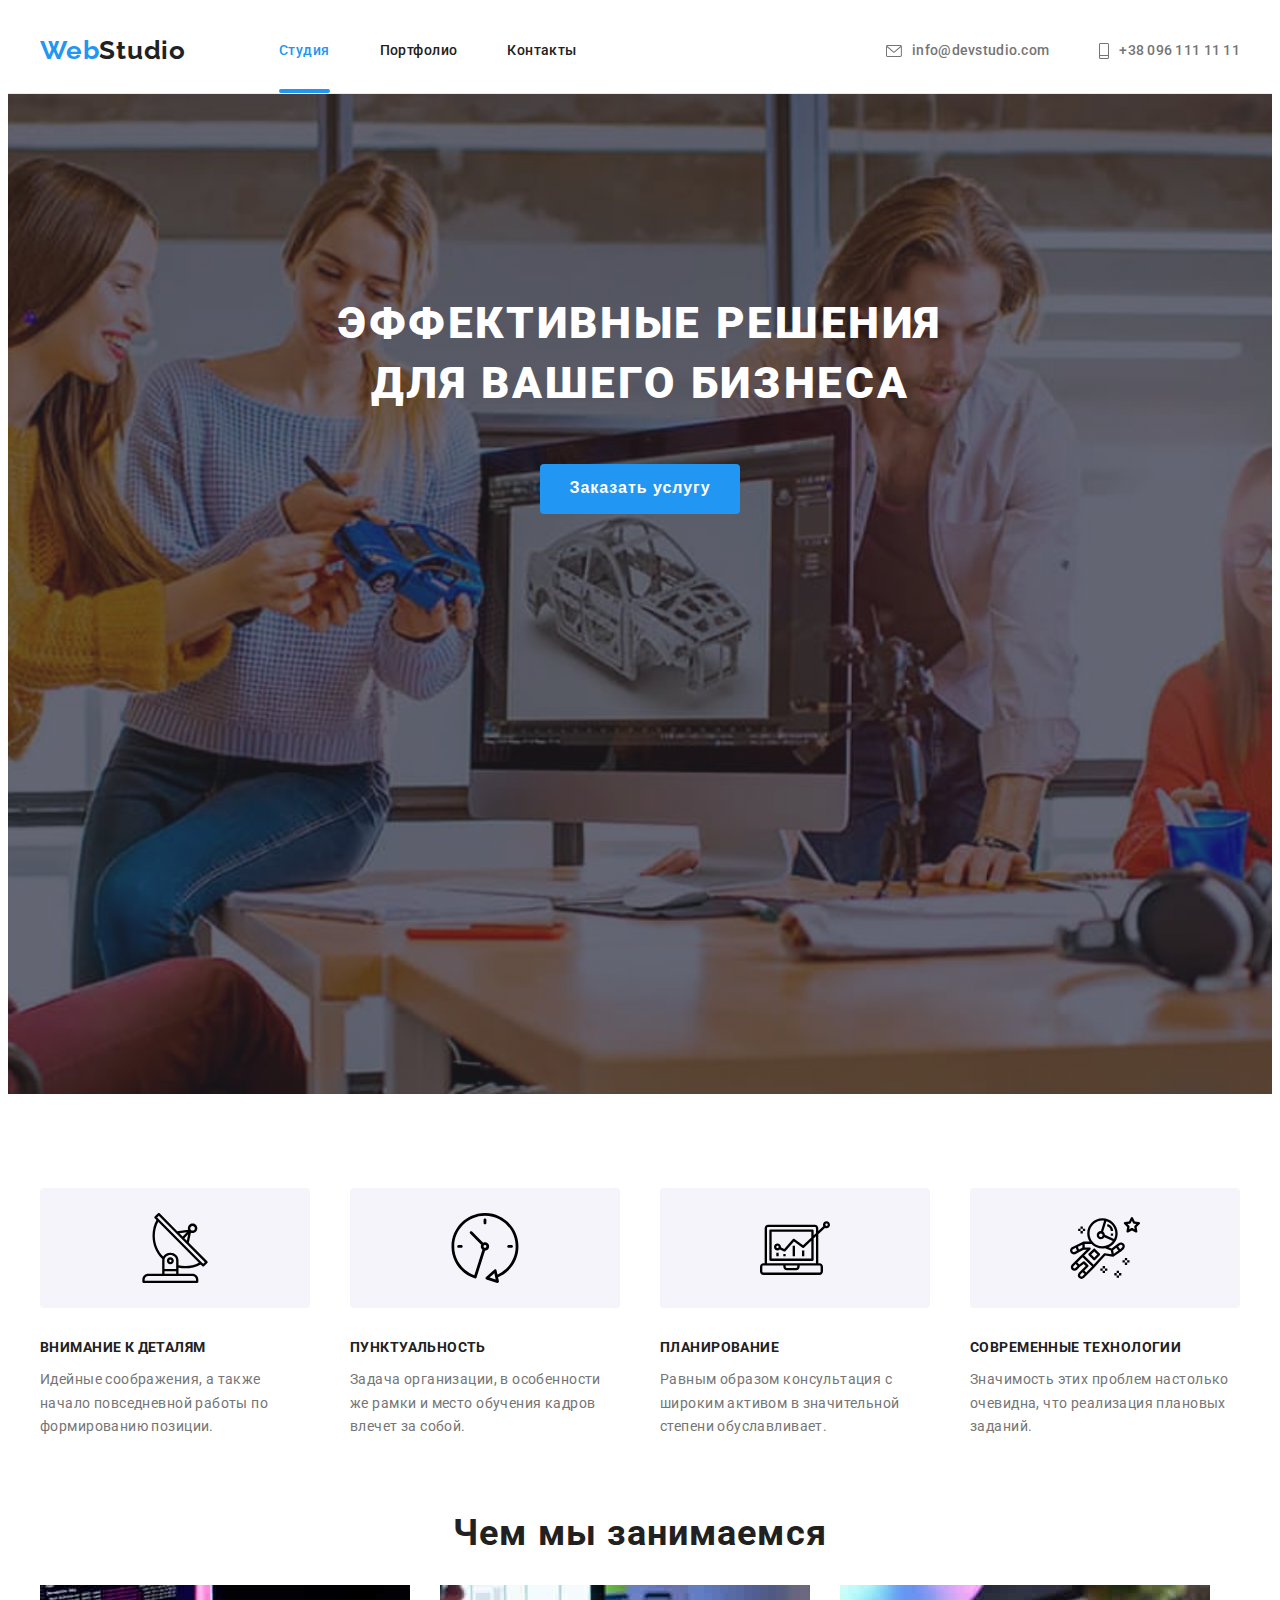
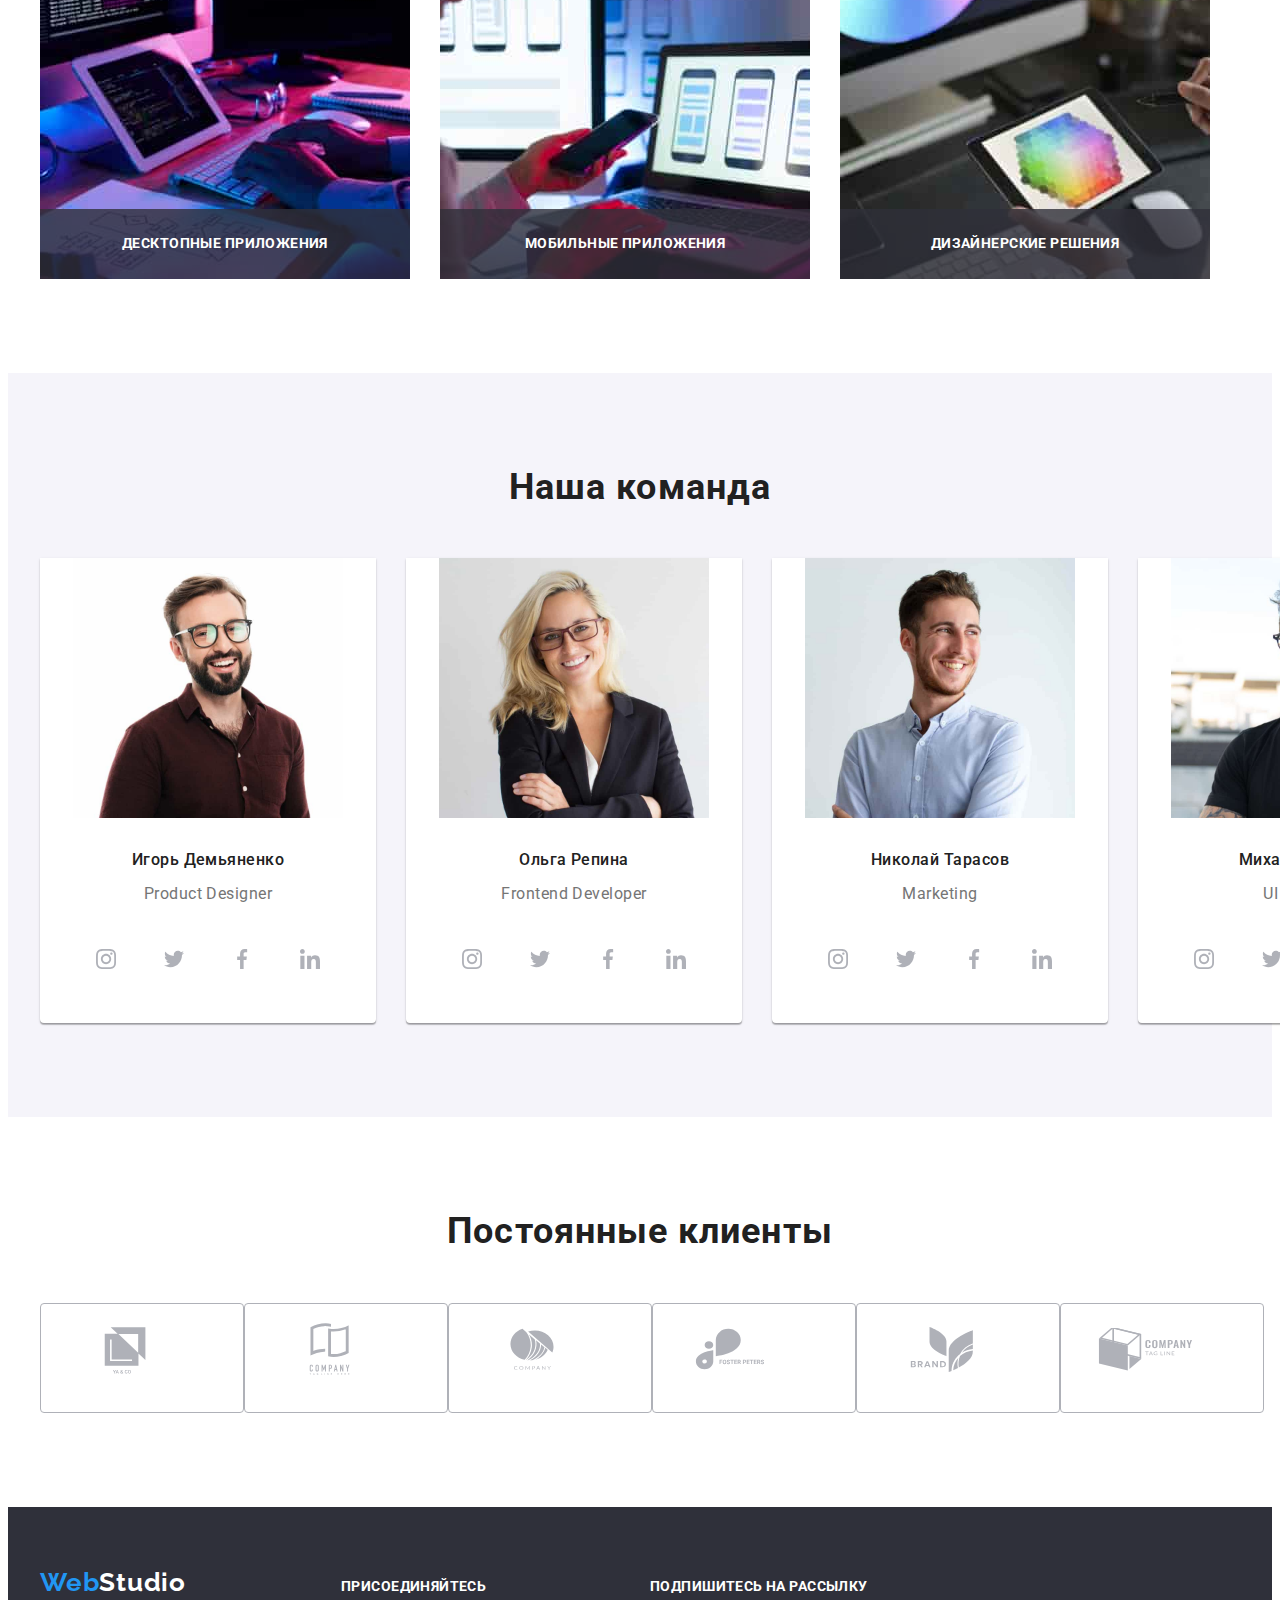
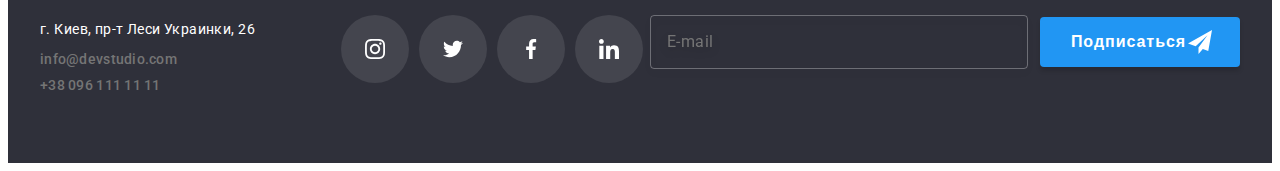
<file: index.html>
<!DOCTYPE html>
<html lang="ru">
<head>
    <meta charset="UTF-8">
    <meta http-equiv="X-UA-Compatible" content="IE=edge">
    <meta name="viewport" content="width=device-width, initial-scale=1.0">    
    <link rel="preconnect" href="https://fonts.googleapis.com">
    <link rel="preconnect" href="https://fonts.gstatic.com" crossorigin>
    <link href="https://fonts.googleapis.com/css2?family=Raleway:wght@700&family=Roboto:wght@400;500;700;900&display=swap"
          rel="stylesheet">    
    <link rel="stylesheet" href="https://cdnjs.cloudflare.com/ajax/libs/modern-normalize/1.1.0/modern-normalize.min.css"
      integrity="sha512-wpPYUAdjBVSE4KJnH1VR1HeZfpl1ub8YT/NKx4PuQ5NmX2tKuGu6U/JRp5y+Y8XG2tV+wKQpNHVUX03MfMFn9Q=="
      crossorigin="anonymous" referrerpolicy="no-referrer"/>
    <link rel="stylesheet" href="./css/main.min.css">
    
   
    <title>goit-markup-hw-07</title>
</head>
<body>
                               <!-- /* навигация */ -->
  <header class="header">
    <div class="container header__contact-heder-nav">
      <nav class="header__main-nav">
      <a href="./index.html" class="header__logo-link">Web<span class="header__logo-color">Studio</span></a> 
        
      <ul class="header__site-nav">
         <li class="header__item">
             <a href="./index.html" class="header__link header__link--current">Студия</a>
        </li>
         <li class="header__item">
             <a href="./portfolio.html" class="header__link">Портфолио</a>
         </li>
         <li class="header__item">
             <a href="#" class="header__link">Контакты</a>
         </li>
     </ul>
    </nav>
    <ul class="header__contact-site">
      <li class="header__item">
        <a href="mailto:info@devstudio.com" class="header__contact-link" >
          <svg class="header__icon-mail">
            <use href="./images-svg/icon-svg/sprite.svg#icon-email"></use>
          </svg> info@devstudio.com</a>
      </li>
      <li class="header__item">
        <a href="tel:+380961111111" class="header__contact-link"><svg class="header__icon-phone">
          <use href="./images-svg/icon-svg/sprite.svg#icon-phone"></use>
        </svg>+38 096 111 11 11</a>
      </li>
    </ul>
    </div>
  </header>

  <main>         
                       <!-- герой-шапка сайта-->
<section class="section hero">  
  <div class="container">
      <h1 class="hero__title">Эффективные решения для вашего бизнеса</h1>
      <button  type="button" class="hero__button button" data-modal-open>Заказать услугу</button> 
      <div class="backdrop is-hidden" data-modal>   
        <div class="modal">
          <button  class="modal__button-close" data-modal-close>
           <svg class="modal__icon-close" width="18" height="18">
             <use href="./images-svg/icon-svg/sprite.svg#icon-close">
             </use>
           </svg>
          </button>  
                             <!--модалка-->
          
             <p class="modal__title">Оставьте свои данные, мы вам перезвоним</p>
           <form class="form" name="main-form" autocomplete="on" novalidate >
             <div class="form__modal">
               <label class="form__modal-lable" for="user-name">Имя</label>
               <div class="form__modal-inner">
                <input class="form__modal-input" id="user-name" type="text" name="user-name" placeholder="">
               <svg class="form__modal-icon" aria-hidden="true">
                <use href="./images-svg/icon-svg/sprite.svg#icon-user-name"></use>
               </svg>
               </div>
             </div>
             <div class="form__modal">
              <label class="form__modal-lable" for="user-tel">Телефон</label>
              <div class="form__modal-inner">
              <input class="form__modal-input" id="user-tel" type="tel" name="user-tel" placeholder="">
               <svg class="form__modal-icon" aria-hidden="true">
                <use href="./images-svg/icon-svg/sprite.svg#icon-user-tel"></use>
              </svg>
             </div>
            </div>
            <div class="form__modal">
              <label class="form__modal-lable" for="user-email">Почта</label>
              <div class="form__modal-inner">
              <input class="form__modal-input" id="user-email" type="email" name="user-email" placeholder="">
              <svg class="form__modal-icon" aria-hidden="true">
                <use href="./images-svg/icon-svg/sprite.svg#icon-user-email"></use>
               </svg>
              </div>
              </div>
              <div class="form__modal">
               <div class="form__modal-inner"> 
                 <label class="form__modal-lable" for="user-coment">Комментарий</label>
                 <textarea class="form__modal-input form__modal-input-textarea" name="user-coment" id="user-coment" rows="10" placeholder="Введите текст"></textarea>
             </div>
            </div>
            <div class="form__modal checkbox">
              <label class="checkbox__lable" for="checkbox">Соглашаюсь с рассылкой и принимаю 
                <a class="form__modal-lable-text" href="#">Условия договора</a>
             
              <input class="checkbox__input visually-hidden" id="checkbox" type="checkbox" name="checkbox" >
              <svg class="checkbox__icon " aria-hidden="true" width="16" height="15">
                <use href="./images-svg/icon-svg/sprite.svg#icon-square"></use>
               </svg>
               <svg class="checkbox__icon checkbox__icon-check" aria-hidden="true" width="16" height="15">
                <use href="./images-svg/icon-svg/sprite.svg#icon-check"></use>
               </svg>
              </label>
              </div>
              <button class="form__modal-button button" type="submit">Отправить</button>
           </form>
        </div>
      </div>
     </div>
</section>
                <!-- /* Преймущество */ -->
<section  class="section advantage">
  <div class="container">
      <h2 class="advantage__title">Преимущество</h2>
     <ul class="advantage__list">
      <li class="features">
        <div class="features__item">
        <svg class="features__icon" width="70" height="70" >
          <use href="./images-svg/icon-svg/sprite.svg#icon-1"  ></use>
        </svg>
      </div>
        <h3 class="features__title">Внимание к деталям</h3>
        <p class="features__text">Идейные соображения, а также начало повседневной работы по формированию позиции.</p>
      </li>
      <li class="item features">
        <div class="features__item">
          <svg class="features__icon" width="70" height="70" >
            <use href="./images-svg/icon-svg/sprite.svg#icon-2"></use>
          </svg>
        </div>
        <h3 class="features__title">Пунктуальность</h3>
        <p class="features__text">Задача организации, в особенности же рамки и место обучения кадров влечет за собой.</p>
      </li>
      <li class="item features">
        <div class="features__item">
          <svg class="features__icon" width="70" height="70">
            <use href="./images-svg/icon-svg/sprite.svg#icon-3"></use>
          </svg>
        </div>
        <h3 class="features__title">Планирование</h3>
        <p class="features__text">Равным образом консультация с широким активом в значительной степени обуславливает.</p>
    </li>   
      <li class="item features">
        <div class="features__item">
          <svg class="features__icon"  width="70" height="70">
            <use href="./images-svg/icon-svg/sprite.svg#icon-4" ></use>
          </svg>
        </div>
        <h3 class="features__title">Современные технологии</h3>
        <p class="features__text">Значимость этих проблем настолько очевидна, что реализация плановых заданий.</p>
      </li>
     </ul>
      </div>
     </section>
    
                      <!-- - /* Чем мы занимаемся */ -->
     <section class="section work">
      <div class="container">
        <h2 class="work__title">Чем мы занимаемся</h2>
      <ul class="work__list">
           <li class="work__images">
            <div class="work__desktop">
               <img  src="./images-svg/images-main_page/img1.jpg" width="370" alt="Планирование">
                <p class="work__text">Десктопные приложения</p>
            </div>
          </li>
           <li class="work__images">
             <div  class="work__desktop">
              <img src="./images-svg/images-main_page/img2.jpg" width="370" alt="Внимание к деталям">
               <p class="work__text">Мобильные приложения</p>
            </div>
          </li>
           <li class="work__images">
             <div class="work__desktop">
             <img src="./images-svg/images-main_page/img3.jpg" width="370" alt="Современные технологии">
             <p class="work__text">Дизайнерские решения</p>
             </div>
          </li>
       </ul>
      </div>
     </section>
                      <!-- наша команда -->
     <section class="section team">
        <div class="container">                
       <h2 class="section__title">Наша команда</h2>
    <ul class="team__list">
       <li class="team__border">
         <img class="team__img" src="./images-svg/images-main_page/IgorDemyanenko.jpg" width="270" alt="Product Designer">
         <h3 class="team__title">Игорь Демьяненко </h3>
         <p class="team__text">Product Designer</p>
         <ul class="team__social"> 
         <li class="social">
          <a class="social__link" href="#">
            <div class="social__item">
            <svg class="social__icon" width="20" height="20" aria-label="Instagram">
              <use href="images-svg/icon-svg/sprite.svg#instagram"></use>
            </svg>
          </div>
          </a>
        </li>
        <li class="social">
          <a class="social__link" href="#">
            <div class="social__item">
            <svg class="social__icon" width="20" height="20"  aria-label="Twitter">
              <use href="images-svg/icon-svg/sprite.svg#twiter"></use>
            </svg>
          </div>
          </a>
        </li>
        <li class="social">
          <a class="social__link" href="#">
            <div class="social__item">
            <svg class="social__icon" width="20" height="20" aria-label="Facebook">
              <use href="images-svg/icon-svg/sprite.svg#facebook"></use>
            </svg>
          </div>
          </a>
        </li>
        <li class="social">
          <a class="social__link" href="#">
            <div class="social__item">
            <svg class="social__icon" width="20" height="20" aria-label="LinkedIn">
              <use href="images-svg/icon-svg/sprite.svg#linkedin"></use>
            </svg>
          </div>
          </a>
        </li>
       </ul>
       <li class="team__border">
         <img class="team__img" src="./images-svg/images-main_page/OlgaRepa.jpg" width="270" alt="Frontend Developer">
         <h3 class="team__title">Ольга Репина</h3>
         <p class="team__text">Frontend Developer</p>
         <ul class="team__social"> 
          <li class="social">
            <a class="social__link" href="#">
              <div class="social__item">
              <svg class="social__icon" width="20" height="20" aria-label="Instagram">
                <use href="images-svg/icon-svg/sprite.svg#instagram"></use>
              </svg>
            </div>
            </a>
          </li>
          <li class="social">
            <a class="social__link" href="#">
              <div class="social__item">
              <svg class="social__icon" width="20" height="20"  aria-label="Twitter">
                <use href="images-svg/icon-svg/sprite.svg#twiter"></use>
              </svg>
            </div>
            </a>
          </li>
          <li class="social">
            <a class="social__link" href="#">
              <div class="social__item">
              <svg class="social__icon" width="20" height="20" aria-label="Facebook">
                <use href="images-svg/icon-svg/sprite.svg#facebook"></use>
              </svg>
            </div>
            </a>
          </li>
          <li class="social">
            <a class="social__link" href="#">
              <div class="social__item">
              <svg class="social__icon" width="20" height="20" aria-label="LinkedIn">
                <use href="images-svg/icon-svg/sprite.svg#linkedin"></use>
              </svg>
            </div>
            </a>
          </li>
        </ul>
       </li>
       <li class="team__border">
         <img class="team__img" src="./images-svg/images-main_page/MukolaTarasiv.jpg" width="270" alt="Marketing">
         <h3 class="team__title">Hиколай Тарасов </h3>
         <p class="team__text">Marketing</p>
         <ul class="team__social"> 
          <li class="social">
            <a class="social__link" href="#">
              <div class="social__item">
              <svg class="social__icon" width="20" height="20" aria-label="Instagram">
                <use href="images-svg/icon-svg/sprite.svg#instagram"></use>
              </svg>
            </div>
            </a>
          </li>
          <li class="social">
            <a class="social__link" href="#">
              <div class="social__item">
              <svg class="social__icon" width="20" height="20"  aria-label="Twitter">
                <use href="images-svg/icon-svg/sprite.svg#twiter"></use>
              </svg>
            </div>
            </a>
          </li>
          <li class="social">
            <a class="social__link" href="#">
              <div class="social__item">
              <svg class="social__icon" width="20" height="20" aria-label="Facebook">
                <use href="images-svg/icon-svg/sprite.svg#facebook"></use>
              </svg>
            </div>
            </a>
          </li>
          <li class="social">
            <a class="social__link" href="#">
              <div class="social__item">
              <svg class="social__icon" width="20" height="20" aria-label="LinkedIn">
                <use href="images-svg/icon-svg/sprite.svg#linkedin"></use>
              </svg>
            </div>
            </a>
          </li>
        </ul>
       </li>
       <li class="team__border">
         <img class="team__img" src="./images-svg/images-main_page/MuhailoJarmakov.jpg" width="270" alt="UI Designer">
         <h3 class="team__title"> Михаил Ермаков </h3>
          <p class="team__text">UI Designer</p>
          <ul class="team__social"> 
            <li class="social">
              <a class="social__link" href="#">
                <div class="social__item">
                <svg class="social__icon" width="20" height="20" aria-label="Instagram">
                  <use href="images-svg/icon-svg/sprite.svg#instagram"></use>
                </svg>
              </div>
              </a>
            </li>
            <li class="social">
              <a class="social__link" href="#">
                <div class="social__item">
                <svg class="social__icon" width="20" height="20"  aria-label="Twitter">
                  <use href="images-svg/icon-svg/sprite.svg#twiter"></use>
                </svg>
              </div>
              </a>
            </li>
            <li class="social">
              <a class="social__link" href="#">
                <div class="social__item">
                <svg class="social__icon" width="20" height="20" aria-label="Facebook">
                  <use href="images-svg/icon-svg/sprite.svg#facebook"></use>
                </svg>
              </div>
              </a>
            </li>
            <li class="social">
              <a class="social__link" href="#">
                <div class="social__item">
                <svg class="social__icon" width="20" height="20" aria-label="LinkedIn">
                  <use href="images-svg/icon-svg/sprite.svg#linkedin"></use>
                </svg>
              </div>
              </a>
            </li>
           </ul>
          </li>
       </ul>
      </div>
     </section>
                         <!-- Постоянные клиенты -->
      <section class="section">
        <div class="container">
          <h2 class="clients__title">Постоянные клиенты</h2>
          <ul class="clients__list">
            <li class="clients__item">
              <a class="clients__link" href="#">
              <div class="clients__border">
               <svg class="clients__icon">
                <use href="./images-svg/icon-svg/sprite.svg#icon-5" width="106" height="60" aria-label="LinkedIn"></use>
              </svg>
             </div>
            </a>
          </li>
           <li class="clients__item">
            <a class="clients__link" href="#">
            <div class="clients__border">
             <svg class="clients__icon">
              <use href="./images-svg/icon-svg/sprite.svg#icon-6" width="106" height="60" aria-label="LinkedIn"></use>
            </svg>
           </div>
          </a>
         </li>
         <li class="clients__item">
          <a class="clients__link" href="#">
          <div class="clients__border">
           <svg class="clients__icon">
            <use href="./images-svg/icon-svg/sprite.svg#icon-7" width="106" height="60" aria-label="LinkedIn"></use>
          </svg>
         </div>
        </a>
       </li>
       <li class="clients__item">
        <a class="clients__link" href="#">
        <div class="clients__border">
         <svg class="clients__icon">
          <use href="./images-svg/icon-svg/sprite.svg#icon-8" width="106" height="60" aria-label="LinkedIn"></use>
        </svg>
       </div>
      </a>
     </li>
     <li class="clients__item">
      <a class="clients__link" href="#">
      <div class="clients__border">
       <svg class="clients__icon">
        <use href="./images-svg/icon-svg/sprite.svg#icon-9" width="106" height="60" aria-label="LinkedIn"></use>
      </svg>
     </div>
    </a>
   </li>
   <li class="clients__item">
    <a class="clients__link" href="#">
    <div class="clients__border">
     <svg class="clients__icon">
      <use href="./images-svg/icon-svg/sprite.svg#icon-10" width="106" height="60" aria-label="LinkedIn"></use>
      </svg>
     </div>
    </a>
   </li>
  </ul>
 </div>
</section> 
  </main>
                          <!-- футер -->
  <footer class="footer">
    <div class="container">
    <div class="footer__item">                      
    <a href="#" class="footer__logo-link">Web<span class="footer__logo-color">Studio</span></a>
    <address class="footer__address">
    <ul class="footer__contact">
      <li class="footer__address-contact">
        <a class="footer__address-link" href="#">г. Киев, пр-т Леси Украинки, 26</a>
      </li>
      <li class="footer__address-contact">
        <a class="footer__contact-link" href="mailto:info@devstudio.com">info@devstudio.com</a>
      </li>
      <li class="footer__address-contact">
        <a class="footer__contact-link" href="tel:+380961111111">+38 096 111 11 11</a>
      </li>
    </ul>
   </address>
  </div>
  <div class="footer__join" >
    <p class="footer__join-text">присоединяйтесь</p>
    <ul class="footer__join-social"> 
      <li class="social">
        <a class="social__link" href="#">
          <div class="social__item">
          <svg class="social__icon social__icon-color" width="20" height="20" aria-label="Instagram">
            <use href="images-svg/icon-svg/sprite.svg#instagram"></use>
          </svg>
        </div>
        </a>
      </li>
      <li class="social">
        <a class="social__link" href="#">
          <div class="social__item">
          <svg class="social__icon social__icon-color" width="20" height="20"  aria-label="Twitter">
            <use href="images-svg/icon-svg/sprite.svg#twiter"></use>
          </svg>
        </div>
        </a>
      </li>
      <li class="social">
        <a class="social__link" href="#">
          <div class="social__item">
          <svg class="social__icon social__icon-color" width="20" height="20" aria-label="Facebook">
            <use href="images-svg/icon-svg/sprite.svg#facebook"></use>
          </svg>
        </div>
        </a>
      </li>
      <li class="social">
        <a class="social__link" href="#">
          <div class="social__item">
          <svg class="social__icon social__icon-color" width="20" height="20" aria-label="LinkedIn">
            <use href="images-svg/icon-svg/sprite.svg#linkedin"></use>
          </svg>
        </div>
        </a>
      </li>
    </ul>
  </div>
  <form  class="subscribe" name="subscribe" autocomplete="on" novalidate>
    <div class="subscribe-form">
      <label class="subscribe__lable" for="email">Подпишитесь на рассылку</label>
        <div class="subscribe__control">
          <input class="subscribe__input" id="email" type="email" name="email" placeholder="E-mail" >
          <svg class="subscribe__icon" aria-hidden="true" width="24" height="24">
            <use href="./images-svg/icon-svg/sprite.svg#icon-telegram"></use>
        </svg>
        <button class="subscribe__button button" type="submit">Подписаться</button>
       </div>
      </div>
     </form>
</div>
</footer>
<script src="./js/modal.js"></script>
</body>
</html>
</file>
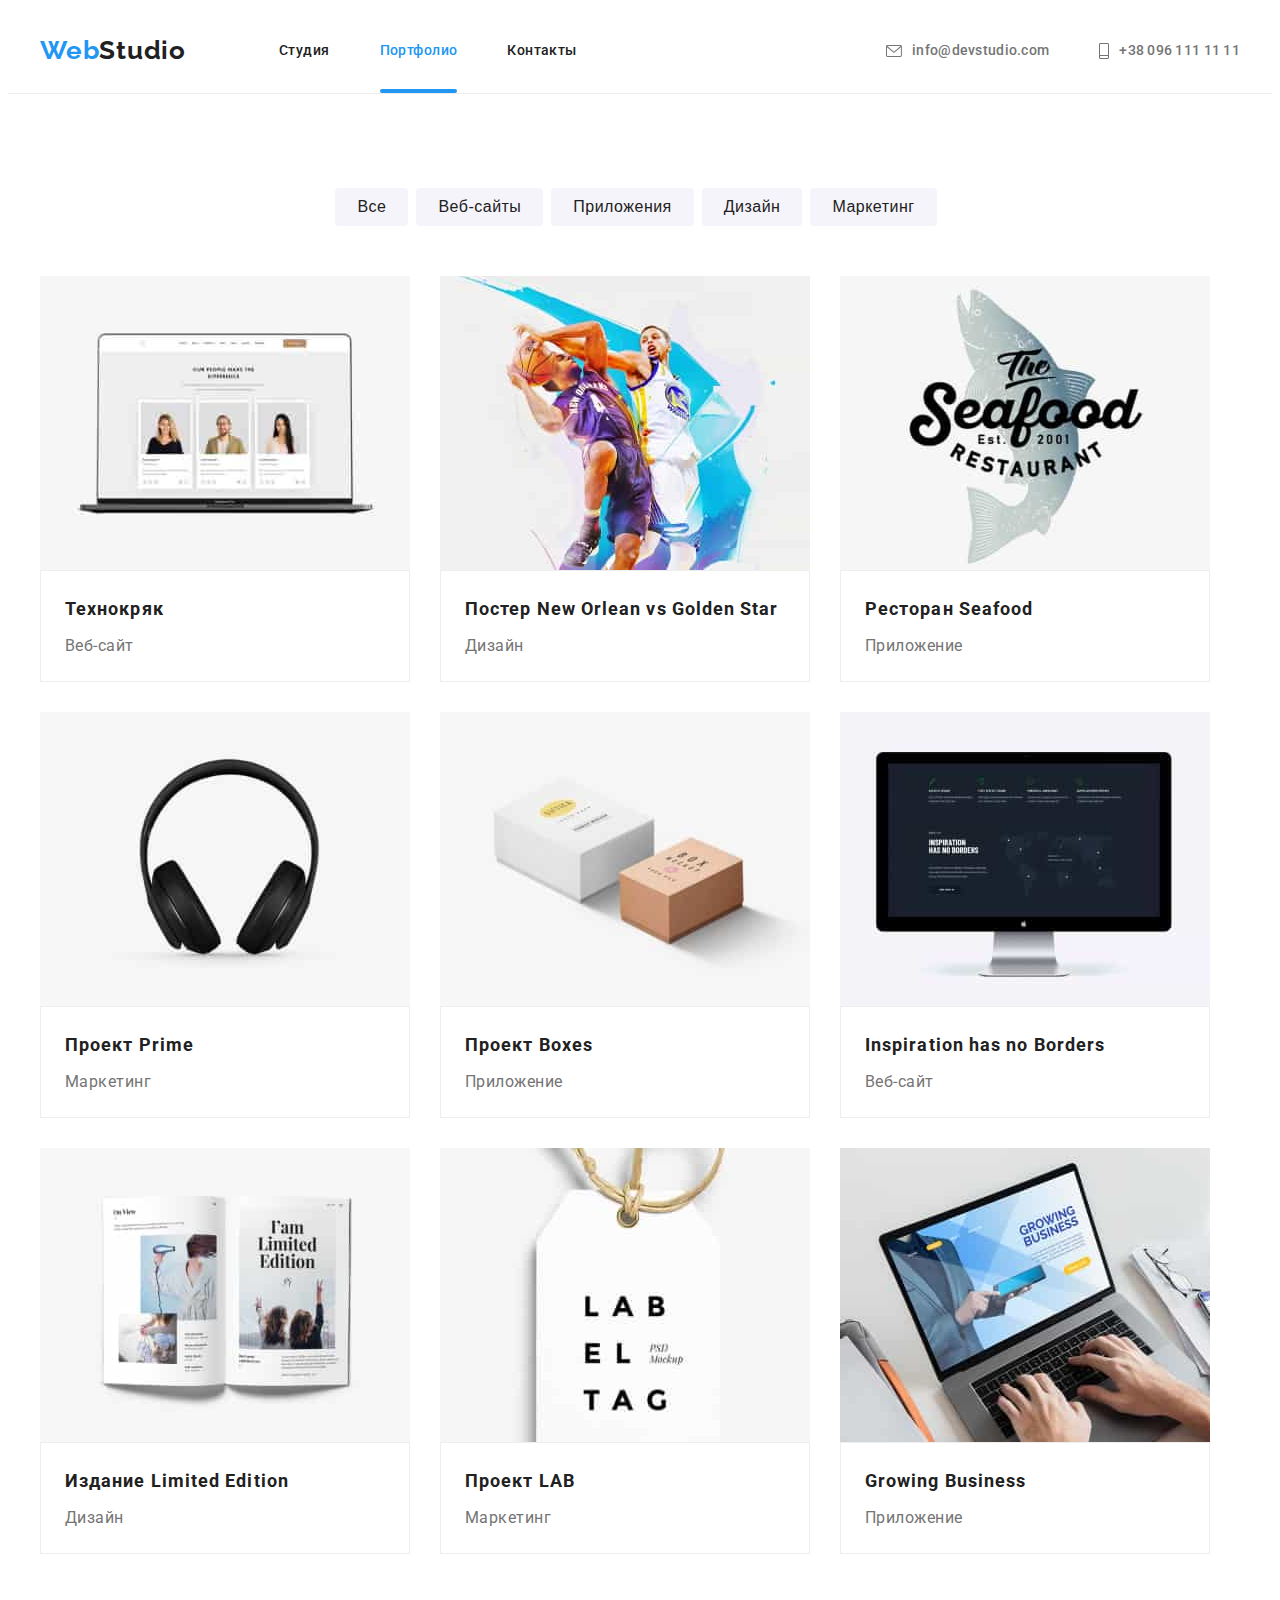
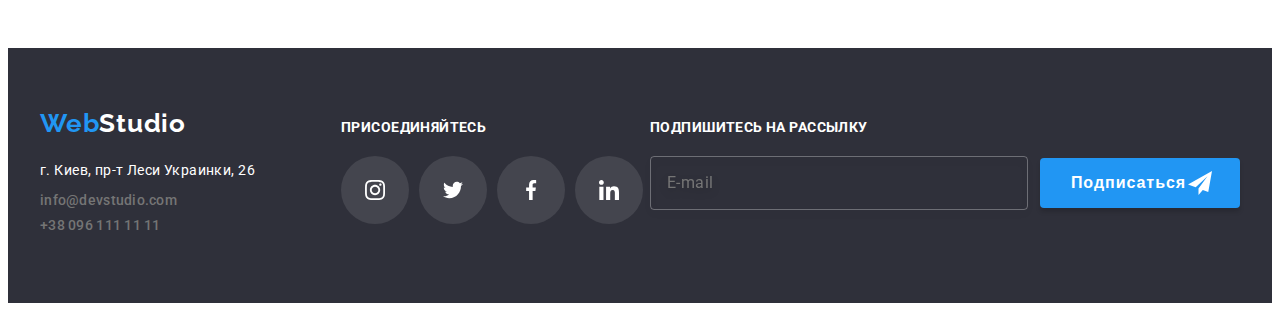
<file: portfolio.html>
<!DOCTYPE html>
<html lang="ru">
<head>
    <meta charset="UTF-8">
    <meta http-equiv="X-UA-Compatible" content="IE=edge">
    <meta name="viewport" content="width=device-width, initial-scale=1.0">    
    <link rel="preconnect" href="https://fonts.googleapis.com">
    <link rel="preconnect" href="https://fonts.gstatic.com" crossorigin>
    <link href="https://fonts.googleapis.com/css2?family=Raleway:wght@700&family=Roboto:wght@400;500;700;900&display=swap"
          rel="stylesheet">    
    <link rel="stylesheet" href="https://cdnjs.cloudflare.com/ajax/libs/modern-normalize/1.1.0/modern-normalize.min.css"
      integrity="sha512-wpPYUAdjBVSE4KJnH1VR1HeZfpl1ub8YT/NKx4PuQ5NmX2tKuGu6U/JRp5y+Y8XG2tV+wKQpNHVUX03MfMFn9Q=="
      crossorigin="anonymous" referrerpolicy="no-referrer"/>
    <link rel="stylesheet" href="./css/main.min.css">
    
   
    <title>goit-markup-hw-07</title>
</head>
<body>
     <!-- /* навигация */ -->
     <header class="header">
        <div class="container header__contact-heder-nav">
          <nav class="header__main-nav">
          <a href="./index.html" class="header__logo-link">Web<span class="header__logo-color">Studio</span></a> 
            
          <ul class="header__site-nav">
             <li class="header__item">
                 <a href="./index.html" class="header__link ">Студия</a>
            </li>
             <li class="header__item">
                 <a href="./portfolio.html" class="header__link header__link--current">Портфолио</a>
             </li>
             <li class="header__item">
                 <a href="#" class="header__link">Контакты</a>
             </li>
         </ul>
        </nav>
        <ul class="header__contact-site">
          <li class="header__item">
            <a href="mailto:info@devstudio.com" class="header__contact-link" >
              <svg class="header__icon-mail">
                <use href="./images-svg/icon-svg/sprite.svg#icon-email"></use>
              </svg> info@devstudio.com</a>
          </li>
          <li class="header__item">
            <a href="tel:+380961111111" class="header__contact-link"><svg class="header__icon-phone">
              <use href="./images-svg/icon-svg/sprite.svg#icon-phone"></use>
            </svg>+38 096 111 11 11</a>
          </li>
        </ul>
        </div>
      </header>
<main>
                   <!-- /* Услуги */ -->
    <section class="section services"> 
        <div class="container">
        <h1 class="servisces__title">Услуги</h1>
        <ul class="servisces__button">
            <li class="servisces__text-button">
                <button type="button" class="servisces__pointer">Все</button>
            </li>
            <li class="servisces__text-button">
                <button type="button" class="servisces__pointer servisces__pointer--current">Веб-сайты</button>
            </li>
            <li class="servisces__text-button">
                <button type="button" class="servisces__pointer">Приложения</button>
            </li>
            <li class="servisces__text-button">
                <button type="button" class="servisces__pointer">Дизайн</button>
            </li>
            <li class="servisces__text-button">
                <button type="button" class="servisces__pointer">Маркетинг</button>
            </li>
       </ul>
      
                    <!-- фото портфоліо -->
                                  
        <ul class="portfolio-project">
            <li class="portfolio__project-list">
                <a class="portfolio__project-item" href="#">
                 <div class="portfolio__project-overlay">
                  <img class="portfolio-project-img" src="./images-svg/images-portfolio/img1.jpg" width="370" alt="Технокряк">
                    <p class="portfolio__project-overlay-text">Ресурс предлагает комплексные предложения с разным уровнем функционала и
                        сервисов. Все это позволит посетителю получить исчерпывающие сведения о
                        компании или частном лице.</p>
                 </div>
                 <div class="portfolio-project__inner">
                    <h2 class="portfolio-project__title">Технокряк</h2>
                    <p class="portfolio-project__text">Веб-сайт</p>
                </div>
               </a>
            </li>
            <li class="portfolio__project-list">
                <a class="portfolio__project-item" href="#">
                    <div class="portfolio__project-overlay">
                        <img class="portfolio-project-img" src="./images-svg/images-portfolio/img2.jpg" width="370" alt="Постер новый Арлеан голден стар">
                        <p class="portfolio__project-overlay-text">Ресурс предлагает комплексные предложения с разным уровнем функционала и
                            сервисов. Все это позволит посетителю получить исчерпывающие сведения о
                            компании или частном лице.</p>
                     </div>
                  <div class="portfolio-project__inner">
                    <h2 class="portfolio-project__title">Постер New Orlean vs Golden Star</h2>
                    <p class="portfolio-project__text">Дизайн</p>
                </div>
               </a>
              </li>
            <li class="portfolio__project-list">
                <a class="portfolio__project-item" href="#">
                    <div class="portfolio__project-overlay">
                        <img class="portfolio-project-img" src="./images-svg/images-portfolio/img3.jpg" width="370" alt="Постер Ресторан морской еды">
                        <p class="portfolio__project-overlay-text">Ресурс предлагает комплексные предложения с разным уровнем функционала и
                            сервисов. Все это позволит посетителю получить исчерпывающие сведения о
                            компании или частном лице.</p>
                     </div>
                 <div class="portfolio-project__inner">
                    <h2 class="portfolio-project__title">Ресторан Seafood</h2>
                    <p class="portfolio-project__text">Приложение</p>
                </div>
               </a>
              </li>
            <li class="portfolio__project-list">
                <a class="portfolio__project-item" href="#">
                    <div class="portfolio__project-overlay">
                        <img class="portfolio-project-img" src="./images-svg/images-portfolio/img4.jpg" width="370" alt="Проект-маркетинг">
                        <p class="portfolio__project-overlay-text">Ресурс предлагает комплексные предложения с разным уровнем функционала и
                            сервисов. Все это позволит посетителю получить исчерпывающие сведения о
                            компании или частном лице.</p>
                     </div>
                <div class="portfolio-project__inner">
                    <h2 class="portfolio-project__title">Проект Prime</h2>
                    <p class="portfolio-project__text">Маркетинг</p>
                </div>
               </a>
              </li>
            <li class="portfolio__project-list">
                <a class="portfolio__project-item" href="#">
                    <div class="portfolio__project-overlay">
                        <img class="portfolio-project-img" src="./images-svg/images-portfolio/img5.jpg" width="370" alt="Проект в коробке">
                        <p class="portfolio__project-overlay-text">Ресурс предлагает комплексные предложения с разным уровнем функционала и
                            сервисов. Все это позволит посетителю получить исчерпывающие сведения о
                            компании или частном лице.</p>
                     </div>
                <div class="portfolio-project__inner">
                    <h3 class="portfolio-project__title">Проект Boxes</h3>
                    <p class="portfolio-project__text">Приложение</p>
                </div>
               </a>
              </li>
            <li class="portfolio__project-list">
                <a class="portfolio__project-item" href="#">
                    <div class="portfolio__project-overlay">
                        <img class="portfolio-project-img" src="./images-svg/images-portfolio/img6.jpg" width="370" alt="Международный Веб-сайт">
                        <p class="portfolio__project-overlay-text">Ресурс предлагает комплексные предложения с разным уровнем функционала и
                            сервисов. Все это позволит посетителю получить исчерпывающие сведения о
                            компании или частном лице.</p>
                     </div>
                <div class="portfolio-project__inner">
                    <h2 class="portfolio-project__title ">Inspiration has no Borders</h2>
                    <p class="portfolio-project__text">Веб-сайт</p>
                 </div>
                </a>
            </li>
            <li class="portfolio__project-list">
                <a class="portfolio__project-item" href="#">
                    <div class="portfolio__project-overlay">
                        <img class="portfolio-project-img" src="./images-svg/images-portfolio/img7.jpg" width="370" alt="Леметированый дизайн">
                        <p class="portfolio__project-overlay-text">Ресурс предлагает комплексные предложения с разным уровнем функционала и
                            сервисов. Все это позволит посетителю получить исчерпывающие сведения о
                            компании или частном лице.</p>
                     </div>
                <div class="portfolio-project__inner">
                    <h2 class="portfolio-project__title">Издание Limited Edition</h2>
                    <p class="portfolio-project__text">Дизайн</p>
                 </div>
                </a>
            </li >
            <li class="portfolio__project-list">
                <a class="portfolio__project-item" href="#">
                    <div class="portfolio__project-overlay">
                        <img class="portfolio-project-img" src="./images-svg/images-portfolio/img8.jpg" width="370" alt="Проектная лабаратория">
                        <p class="portfolio__project-overlay-text">Ресурс предлагает комплексные предложения с разным уровнем функционала и
                            сервисов. Все это позволит посетителю получить исчерпывающие сведения о
                            компании или частном лице.</p>
                     </div>
                 <div class="portfolio-project__inner">
                    <h2 class="portfolio-project__title">Проект LAB</h2>
                    <p class="portfolio-project__text">Маркетинг</p>
                </div>
               </a>
              </li>
            <li class="portfolio__project-list">
                <a class="portfolio__project-item" href="#">
                    <div class="portfolio__project-overlay">
                        <img class="portfolio-project-img" src="./images-svg/images-portfolio/img9.jpg" width="370" alt="Продвижение бизнеса">
                        <p class="portfolio__project-overlay-text">Ресурс предлагает комплексные предложения с разным уровнем функционала и
                            сервисов. Все это позволит посетителю получить исчерпывающие сведения о
                            компании или частном лице.</p>
                     </div>
                   <div class="portfolio-project__inner">
                    <h2 class="portfolio-project__title">Growing Business</h2>
                    <p class="portfolio-project__text">Приложение</p>
                 </div>
                </a>
            </li>
         </ul>
        
        </div>
    </section>
</main>
    <!-- футер -->
    <footer class="footer">
        <div class="container">
        <div class="footer__item">                      
        <a href="#" class="footer__logo-link">Web<span class="footer__logo-color">Studio</span></a>
        <address class="footer__address">
        <ul class="footer__contact">
          <li class="footer__address-contact">
            <a class="footer__address-link" href="#">г. Киев, пр-т Леси Украинки, 26</a>
          </li>
          <li class="footer__address-contact">
            <a class="footer__contact-link" href="mailto:info@devstudio.com">info@devstudio.com</a>
          </li>
          <li class="footer__address-contact">
            <a class="footer__contact-link" href="tel:+380961111111">+38 096 111 11 11</a>
          </li>
        </ul>
       </address>
      </div>
      <div class="footer__join" >
        <p class="footer__join-text">присоединяйтесь</p>
        <ul class="footer__join-social"> 
          <li class="social">
            <a class="social__link" href="#">
              <div class="social__item">
              <svg class="social__icon social__icon-color" width="20" height="20" aria-label="Instagram">
                <use href="images-svg/icon-svg/sprite.svg#instagram"></use>
              </svg>
            </div>
            </a>
          </li>
          <li class="social">
            <a class="social__link" href="#">
              <div class="social__item">
              <svg class="social__icon social__icon-color" width="20" height="20"  aria-label="Twitter">
                <use href="images-svg/icon-svg/sprite.svg#twiter"></use>
              </svg>
            </div>
            </a>
          </li>
          <li class="social">
            <a class="social__link" href="#">
              <div class="social__item">
              <svg class="social__icon social__icon-color" width="20" height="20" aria-label="Facebook">
                <use href="images-svg/icon-svg/sprite.svg#facebook"></use>
              </svg>
            </div>
            </a>
          </li>
          <li class="social">
            <a class="social__link" href="#">
              <div class="social__item">
              <svg class="social__icon social__icon-color" width="20" height="20" aria-label="LinkedIn">
                <use href="images-svg/icon-svg/sprite.svg#linkedin"></use>
              </svg>
            </div>
            </a>
          </li>
        </ul>
      </div>
      <form  class="subscribe" name="subscribe" autocomplete="on" novalidate>
        <div class="subscribe-form">
          <label class="subscribe__lable" for="email">Подпишитесь на рассылку</label>
            <div class="subscribe__control">
              <input class="subscribe__input" id="email" type="email" name="email" placeholder="E-mail" >
              <svg class="subscribe__icon" aria-hidden="true" width="24" height="24">
                <use href="./images-svg/icon-svg/sprite.svg#icon-telegram"></use>
            </svg>
            <button class="subscribe__button button" type="submit">Подписаться</button>
           </div>
          </div>
         </form>
    </div>
    </footer>
</body>
</html>
</file>
<file: css/main.min.css>
:root{--main-title-color: #fff;--primery-text-colot: #212121;--tiele-text-color: #757575;--accent-color: #2196F3;--primery-button-colot: #fff;--logo-header-color:#212121;--logo-footer-color:#fff;--input-color-bacgraund:#fff;--form-modal-icon:#212121;--form-modal-lable-text:#2196f3;--form-modal-input-textarea:rgba(117, 117, 117, 0.5);--imput-color-placeholder:#bebebe}ul{list-style-type:none;margin:0;padding:0}h1,h2,h3,h4,h5,h6,p{margin:0}.container{width:1200px;padding-left:15px;padding-right:15px;margin-left:auto;margin-right:auto}.section{padding-top:94px;padding-bottom:94px}.header{background-color:#fff;font-weight:500;font-size:14px;line-height:1.5;border-bottom:1px solid #ececec}body{font-family:"Roboto",sans-serif;font-size:14px;letter-spacing:.03em;background-color:#fff;color:var(--primery-text-colot)}.header__site-nav .header__link{position:relative;display:block;padding-top:32px;padding-bottom:32px;color:var(--primery-text-colot);text-decoration:none}.header__site-nav-li{position:relative}.header__contact-site .header__contact-link{display:flex;padding-top:32px;padding-bottom:32px;margin-right:50;color:var(--tiele-text-color)}.header__icon-mail{width:16px;height:12px;fill:currentColor;margin-right:10px;margin-top:2px}.header__icon-phone{width:10px;height:16px;fill:currentColor;margin-right:10px}.header__contact-site{display:flex;margin-left:auto}.header__site-nav .link:hover,.header__site-nav .link:focus{color:var(--accent-color);transition-duration:250ms;transition-timing-function:cubic-bezier(0.4, 0, 0.2, 1)}.header__link:hover,.header__link:focus{color:var(--accent-color);transition-duration:250ms;transition-timing-function:cubic-bezier(0.4, 0, 0.2, 1)}.header__site-nav .header__item:not(:last-child){margin-right:50px}.header__contact-site .header__item:not(:last-child){margin-right:50px}.header__contact-heder-nav{display:flex;align-items:center}.container .header__contact-heder-nav{display:flex;align-items:center}.header__main-nav{display:flex;align-items:center}.header__site-nav{display:flex;margin-left:93px}.header__main-nav .header__link.header__link--current{color:var(--accent-color)}.header__contact-link:hover,.header__contact-link:focus,.footer__contact-link:hover,.footer__contact-link:focus{color:var(--accent-color);transition-duration:250ms;transition-timing-function:cubic-bezier(0.4, 0, 0.2, 1)}.header__link--current::after{position:absolute;bottom:0;content:"";display:block;height:4px;width:100%;background-color:var(--accent-color);border-radius:2px}.hero{max-width:1600px;height:600px;margin-left:auto;margin-right:auto;padding-top:200px;padding-bottom:200px;text-align:center;background:#2f303a;background-image:linear-gradient(to right, rgba(47, 48, 58, 0.4), rgba(47, 48, 58, 0.4)),url(../images-svg/images-main_page/hero-backgraund-image.jpg);background-size:cover;background-position:center;background-repeat:no-repeat}.hero__title{color:#fff;font-weight:900;font-size:44px;line-height:1.36;letter-spacing:.06em;text-transform:uppercase;text-align:center;margin:0 auto;width:696px}.hero-button{color:#fff;background-color:#2196f3;font-weight:900;font-size:44px;line-height:1.36}.hero__button{cursor:pointer;color:#fff;background-color:#2196f3;font-style:normal;font-weight:700;font-size:16px;line-height:1.8;letter-spacing:.06em;width:200px;height:50px;border-radius:4px;border:none;margin-top:50px;transition-duration:250ms;transition-timing-function:cubic-bezier(0.4, 0, 0.2, 1)}.modal__title{font-family:"Roboto";font-style:normal;font-weight:700;font-size:20px;line-height:1.15;text-align:center;letter-spacing:.03em;color:var(--primery-text-colot);margin-bottom:30px}.form__modal{margin-bottom:10px}.form__modal-lable{text-align:left;display:block;font-family:"Roboto";font-style:normal;font-weight:400;font-size:12px;line-height:1.16;letter-spacing:.01em;color:var(--tiele-text-color);margin-bottom:8px}.form__modal-lable-text{color:var(--form-modal-lable-text)}.form__modal-input::-moz-placeholder{color:var(--imput-color-placeholder)}.form__modal-input:-ms-input-placeholder{color:var(--imput-color-placeholder)}.form__modal-input::placeholder{color:var(--imput-color-placeholder)}.form__modal-input{width:100%;height:40px;padding-top:12px;padding-right:42px;padding-bottom:12px;padding-left:42px;background:var(--input-color-bacgraund);border:1px solid rgba(33,33,33,.2);border-radius:4px;transition-duration:250ms;transition-timing-function:cubic-bezier(0.4, 0, 0.2, 1);outline:none}.form__modal-input-textarea{padding-top:12px;padding-right:16px;padding-bottom:12px;padding-left:16px;height:120px;font-size:14px;line-height:1.14;letter-spacing:.01em;resize:none}.form__modal-input:focus{border:1px solid #2196f3;border-radius:4px}.form__modal-input:focus+.form__modal-icon{fill:#2196f3}.form__modal-inner{position:relative}.form__modal-icon{position:absolute;left:15px;top:50%;transform:translateY(-50%);width:18px;height:18px;color:var(--form-modal-icon);transition-duration:250ms;transition-timing-function:cubic-bezier(0.4, 0, 0.2, 1)}.checkbox{display:flex}.checkbox__lable{font-family:"Roboto";font-style:normal;font-weight:400;font-size:14px;letter-spacing:.03em;color:var(--tiele-text-color);flex-shrink:0;display:flex;align-items:center;justify-content:center;margin-top:0px;margin-bottom:30px;margin-left:37px;display:inline-block}.checkbox__input{-webkit-appearance:none;-moz-appearance:none;appearance:none}.checkbox__icon{position:absolute;left:52px}.checkbox__icon-check{position:absolute;fill:#fff;background:#2196f3;border:.2px solid #2196f3;border-radius:2px;opacity:0;transition:opacity 250ms cubic-bezier(0.4, 0, 0.2, 1)}.checkbox__input:checked~.checkbox__icon-check{opacity:1}.form__modal-button{cursor:pointer;color:#fff;background-color:#2196f3;font-style:normal;font-weight:700;font-size:16px;line-height:1.8;letter-spacing:.06em;width:200px;height:50px;border:none;box-shadow:0px 4px 4px rgba(0,0,0,.15);border-radius:4px;transition-duration:250ms;transition-timing-function:cubic-bezier(0.4, 0, 0.2, 1)}.backdrop{position:fixed;top:0;left:0;width:100%;height:100%;display:flex;justify-content:center;align-items:center;opacity:1;z-index:1;transition-duration:250ms;transition-timing-function:cubic-bezier(0.4, 0, 0.2, 1)}.backdrop.is-hidden{opacity:0;pointer-events:none}.backdrop.is-hidden .modal{transform:translate(-50%, -50%) scale(2)}.modal{cursor:pointer;position:absolute;top:50%;left:50%;padding:40px;transform:translate(-50%, -50%) scale(1);width:528px;background-color:#fff;box-shadow:0px 1px 3px rgba(0,0,0,.12),0px 1px 1px rgba(0,0,0,.14),0px 2px 1px rgba(0,0,0,.2);border-radius:4px;transition-duration:250ms;transition-timing-function:cubic-bezier(0.4, 0, 0.2, 1)}.modal__button-close{cursor:pointer;position:absolute;top:8px;right:8px;width:30px;height:30px;border-radius:50%;background:#fff;border:1px solid rgba(0,0,0,.1);transition:color 250ms cubic-bezier(0.4, 0, 0.2, 1)}.modal__icon-close:focus,.modal__icon-close:hover{fill:#2196f3}.modal__icon-close{position:absolute;top:8px;right:8px;width:11px;height:11px;fill:#212121;transition-duration:250ms;transition-timing-function:cubic-bezier(0.4, 0, 0.2, 1)}.button:hover,.button:focus{color:var(--primery-button-colot);background-color:#188ce8;box-shadow:0px 3px 1px rgba(0,0,0,.1),0px 1px 2px rgba(0,0,0,.08),0px 2px 2px rgba(0,0,0,.12);border-radius:4px}.advantage__title{display:none}.advantage__list .features__text{width:270px;margin-right:30px;color:var(--tiele-text-color);font-size:14px;line-height:1.71;letter-spacing:.03em}.advantage__list{display:flex;list-style-type:none;justify-content:space-between}.features__title{font-size:14px;line-height:1.4;letter-spacing:.03em;text-transform:uppercase;margin-bottom:10px}.features__item{display:flex;justify-content:center;align-items:center;margin-bottom:30px;width:270px;height:120px;background-color:#f5f4fa;border-radius:4px}.features{width:270px}.features:not(:last-child){margin-right:30px}.work{padding-top:0}.work__title{text-align:center;font-size:36px;line-height:1.16px;letter-spacing:.03em;margin-bottom:50px}.work__desktop{display:flex;position:relative}.work__text{font-style:normal;font-weight:700;font-size:14px;line-height:1.14;text-align:center;letter-spacing:.03em;text-transform:uppercase;color:#fff;width:100%;height:70px;display:flex;justify-content:center;align-items:center;background:rgba(47,48,58,.8);bottom:0;left:0;position:absolute}.work__list{list-style-type:none;display:flex}.work__img{display:block;max-width:100%;height:auto}.work .work__images+.work__images{margin-left:30px}.team{background-color:#f5f4fa;display:flex;text-align:center}.team__list{background-color:#f5f4fa;display:flex;text-align:center}.team__border{background-color:#fff;margin-right:30px;box-shadow:0px 1px 3px rgba(0,0,0,.12),0px 1px 1px rgba(0,0,0,.14),0px 2px 1px rgba(0,0,0,.2);border-radius:0px 0px 4px 4px;transition-duration:250ms;transition-timing-function:cubic-bezier(0.4, 0, 0.2, 1)}.team__img{margin-bottom:30px}.team__title{font-weight:500;font-size:16px;line-height:1.18;letter-spacing:.03em;margin-bottom:10px}.team__text{color:var(--tiele-text-color);font-size:16px;line-height:1.8;letter-spacing:.03em;margin-bottom:16px}.team .section__title{font-weight:700;font-size:36px;line-height:1.16;letter-spacing:.03em;margin-bottom:50px}.footer{background-color:#2f303a;padding-top:60px;padding-bottom:60px}.header__logo-color{color:var(--logo-header-color)}.footer__logo-color{color:var(--logo-footer-color)}.header__logo-link,.footer__logo-link{color:var(--accent-color);font-family:Raleway;text-decoration:none;font-weight:700;font-size:26px;line-height:1.19;letter-spacing:.03em}.footer__address-contact{margin-bottom:9px;font-weight:normal}.footer__contact{padding-left:0px}.footer__address{margin-top:20px}.footer__address-link{color:var(--main-title-color);text-decoration:none;font-style:normal;font-weight:400;font-size:14px;line-height:1.71;letter-spacing:.03em}.header__contact-link,.footer__contact-link{color:var(--tiele-text-color);text-decoration:none;font-style:normal;font-weight:500;font-size:14px;line-height:1.14;letter-spacing:.02em}.servisces__title{display:none}.servisces__button{justify-content:center;display:flex;margin-bottom:50px}.servisces__text-button{margin-right:8px}.services .servisces__pointer:hover,.services .servisces__pointer:focus{color:var(--primery-button-colot);background-color:#2196f3;box-shadow:0px 3px 1px rgba(0,0,0,.1),0px 1px 2px rgba(0,0,0,.08),0px 2px 2px rgba(0,0,0,.12);border-radius:4px}.servisces__pointer{cursor:pointer;color:var(--primery-text-colot);background-color:#f5f4fa;padding-top:6px;padding-right:22px;padding-bottom:6px;padding-left:22px;font-weight:500;font-size:16px;line-height:1.62;letter-spacing:.03em;border-radius:4px;border:none;transition-duration:250ms;transition-timing-function:cubic-bezier(0.4, 0, 0.2, 1)}.service .title{font-weight:700;font-size:18px;line-height:3;letter-spacing:.06em}.portfolio-project{display:flex;flex-wrap:wrap;gap:30px}.portfolio-project-img{display:block}.portfolio-project__inner{padding-top:20px;padding-right:24px;padding-bottom:20px;padding-left:24px;border-top:20px;border-right:24px;border-bottom:20px;border-left:24px;border:1px solid #eee}.portfolio-project__title{font-style:normal;font-weight:700;font-size:18px;line-height:2;letter-spacing:.06em;margin-bottom:4px;color:var(--primery-text-colot)}.services .portfolio-project__text{color:var(--tiele-text-color);font-weight:400;font-size:16px;line-height:1.87;letter-spacing:.03em}.team__social{display:flex;margin-left:32px;margin-right:32px;margin-bottom:30px;justify-content:space-between}.social__item{display:flex;justify-content:center;align-items:center;width:44px;height:44px;padding:12px;border-radius:50%;transition-duration:250ms;transition-timing-function:cubic-bezier(0.4, 0, 0.2, 1)}.social__icon{fill:#afb1b8;transition-duration:250ms;transition-timing-function:cubic-bezier(0.4, 0, 0.2, 1)}.social__link:hover .social__item,.social__link:focus .social__item{background-color:#2196f3}.social__link:hover .social__icon,.social__link:focus .social__icon{fill:#fff}.clients__title{font-style:normal;font-weight:700;font-size:36px;line-height:1.16;text-align:center;letter-spacing:.03em;color:var(--primery-text-colot);margin-bottom:50px}.clients__list{display:flex;justify-content:space-between}.clients__icon{fill:#afb1b8}.clients__border{justify-content:center;align-items:center;width:170px;height:92px;border:1px solid #afb1b8;border-radius:4px;padding-top:16px;padding-left:32px;transition-duration:250ms;transition-timing-function:cubic-bezier(0.4, 0, 0.2, 1)}.clients__link:hover .clients__icon,.clients__link:focus .clients__icon{fill:#2196f3}.clients__link:hover .clients__border,.clients__link:focus .clients__border{border-color:#2196f3}.footer__join-text{font-style:normal;font-weight:700;font-size:14px;line-height:1.14;letter-spacing:.03em;text-transform:uppercase;margin-bottom:20px;color:#fff}.footer__join{min-width:206px}.footer .social__item{background-color:rgba(255,255,255,.1)}.footer__item{min-width:231px;margin-right:70px}.footer .footer__join-social{padding-left:0px;padding-right:0px;display:flex}.footer .container{display:flex;align-items:baseline}.footer__join .social+.social{margin-left:10px}.social__icon-color{fill:#fff;transition-duration:250ms;transition-timing-function:cubic-bezier(0.4, 0, 0.2, 1)}.subscribe{margin-left:auto}.subscribe__form{display:flex;flex-direction:column}.subscribe__lable{display:flex;flex-direction:column;cursor:pointer;font-family:"Roboto";font-style:normal;text-transform:uppercase;font-weight:700;font-size:14px;line-height:1.14;letter-spacing:.03em;color:#fff;margin-bottom:20px}.subscribe__control{display:flex;position:relative}.subscribe__input{display:flex;padding-left:16px;width:358px;height:50px;font-family:"Roboto";font-style:normal;font-weight:400;font-size:16px;line-height:1.25;letter-spacing:inherit;background-color:inherit;color:#fff;border:1px solid rgba(255,255,255,.3);filter:drop-shadow(0px 4px 4px rgba(0, 0, 0, 0.15));border-radius:4px}.subscribe__icon{position:absolute;right:28px;top:50%;transform:translateY(-50%);transition-duration:250ms;transition-timing-function:cubic-bezier(0.4, 0, 0.2, 1)}.subscribe__button{display:flex;align-items:center;justify-content:center;display:inline-flex;margin:auto;padding-top:10px;padding-right:29px;padding-bottom:10px;cursor:pointer;margin-left:12px;color:#fff;background-color:#2196f3;font-style:normal;font-weight:700;font-size:16px;line-height:1.87;letter-spacing:.06em;min-width:200px;min-height:50px;border:none;box-shadow:0px 4px 4px rgba(0,0,0,.15);border-radius:4px;transition-duration:250ms;transition-timing-function:cubic-bezier(0.4, 0, 0.2, 1)}.portfolio__project-item{display:block;text-decoration:none}.portfolio__project-list .portfolio__project-item:hover,.portfolio__project-list .portfolio__project-item:focus{box-shadow:0px 1px 1px rgba(0,0,0,.12),0px 4px 4px rgba(0,0,0,.06),1px 4px 6px rgba(0,0,0,.16);transition-duration:250ms;transition-timing-function:cubic-bezier(0.4, 0, 0.2, 1)}.portfolio__project-overlay{position:relative;overflow:hidden}.portfolio__project-overlay:hover .portfolio__project-overlay-text{transform:translateY(0)}.portfolio__project-overlay-text{position:absolute;bottom:0;padding:63px 24px;width:100%;height:100%;font-size:18px;line-height:1.56;color:#fff;background-color:rgba(33,150,243,.9);transform:translateY(101%);transition:transform 250ms cubic-bezier(0.4, 0, 0.2, 1)}/*# sourceMappingURL=main.min.css.map */
</file>
